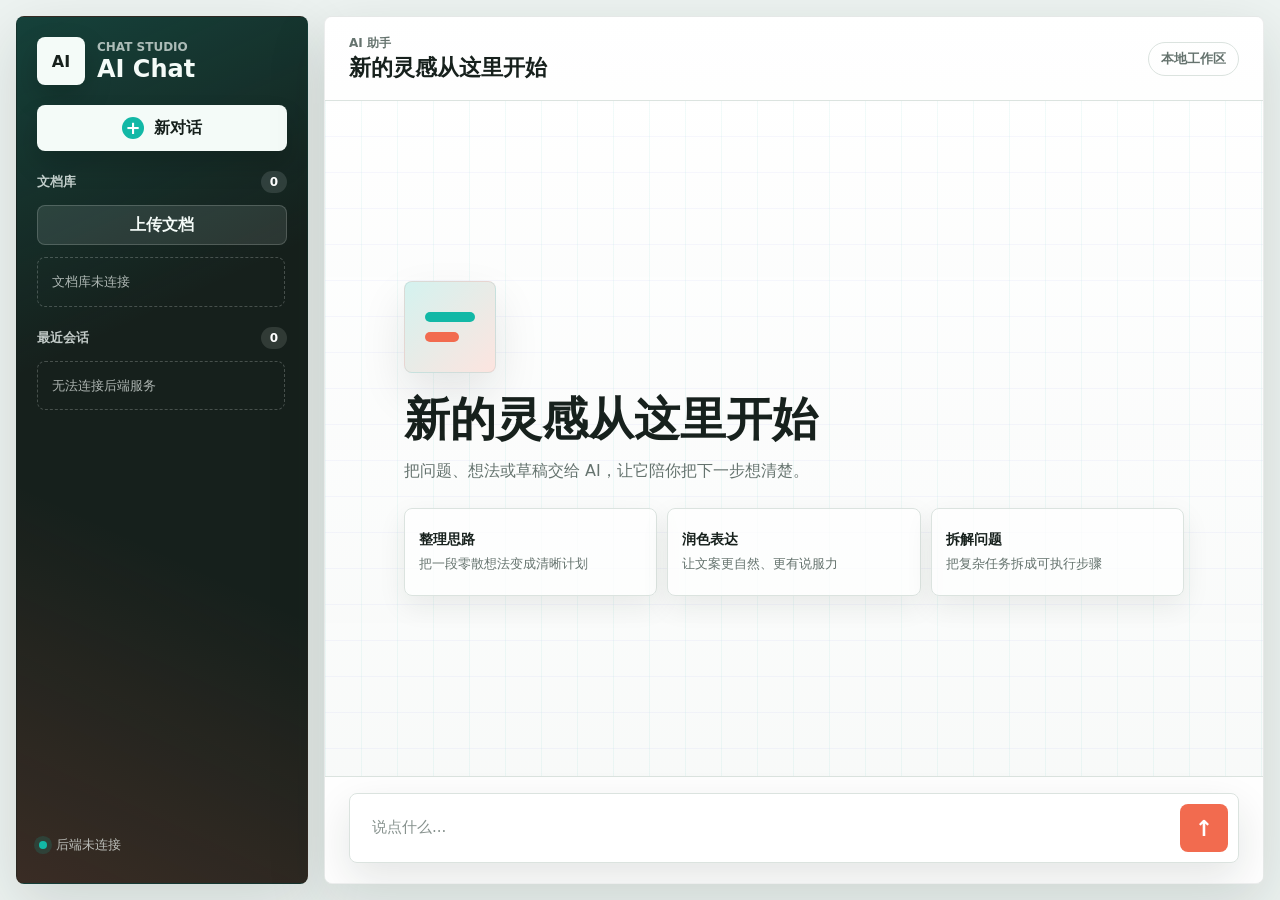
<file: frontend/index.html>
<!DOCTYPE html>
<html lang="zh-CN">
<head>
    <meta charset="UTF-8">
    <meta name="viewport" content="width=device-width, initial-scale=1.0">
    <title>AI Chat</title>
    <link rel="stylesheet" href="style.css">
</head>
<body>
<div class="app-shell">
    <aside class="sidebar" aria-label="会话导航">
        <div class="brand">
            <div class="brand-mark" aria-hidden="true">AI</div>
            <div>
                <p class="brand-kicker">Chat Studio</p>
                <h1>AI Chat</h1>
            </div>
        </div>

        <button id="new-chat-btn" type="button">
            <span class="button-icon" aria-hidden="true">+</span>
            <span>新对话</span>
        </button>

        <div class="sidebar-section document-section">
            <div class="section-heading">
                <span>文档库</span>
                <span id="document-count">0</span>
            </div>
            <input
                class="visually-hidden"
                id="document-input"
                type="file"
                accept=".txt,.md,.markdown,.csv,.docx,.pdf"
            />
            <button id="upload-document-btn" class="secondary-action" type="button">
                上传文档
            </button>
            <div id="document-list" aria-live="polite"></div>
        </div>

        <div class="sidebar-section conversation-section">
            <div class="section-heading">
                <span>最近会话</span>
                <span id="conversation-count">0</span>
            </div>
            <div id="conversation-list" aria-live="polite"></div>
        </div>

        <div class="sidebar-footer">
            <span class="status-dot" aria-hidden="true"></span>
            <span id="status-text">准备就绪</span>
        </div>
    </aside>

    <main class="chat-area">
        <header class="chat-header">
            <div>
                <p class="header-kicker">AI 助手</p>
                <h2 id="active-title">新的灵感从这里开始</h2>
            </div>
            <div class="header-badge" id="active-meta">本地工作区</div>
        </header>

        <section id="chat-box" aria-live="polite"></section>

        <div class="input-area">
            <div class="composer">
                <textarea
                    id="message-input"
                    rows="1"
                    placeholder="说点什么..."
                ></textarea>
                <button id="send-button" type="button" title="发送" aria-label="发送消息">
                    <span aria-hidden="true">↑</span>
                </button>
            </div>
        </div>
    </main>
</div>

<script src="app.js"></script>
</body>
</html>
</file>
<file: frontend/style.css>
:root {
    --ink: #17211d;
    --muted: #65736e;
    --panel: #ffffff;
    --panel-soft: #f7f9f8;
    --line: #dbe3df;
    --sidebar: #16201c;
    --sidebar-soft: #20312b;
    --teal: #12b8a6;
    --coral: #f26b4f;
    --indigo: #5b5ce2;
    --warning: #b42318;
    --shadow: 0 20px 60px rgba(21, 32, 28, 0.14);
}

* {
    margin: 0;
    padding: 0;
    box-sizing: border-box;
}

html,
body {
    height: 100%;
}

body {
    min-height: 100vh;
    font-family: Inter, ui-sans-serif, system-ui, -apple-system, BlinkMacSystemFont, "Segoe UI", sans-serif;
    background: #edf3f1;
    color: var(--ink);
}

button,
textarea {
    font: inherit;
}

button {
    border: 0;
}

.visually-hidden {
    position: absolute;
    width: 1px;
    height: 1px;
    overflow: hidden;
    clip: rect(0, 0, 0, 0);
    white-space: nowrap;
}

.app-shell {
    display: grid;
    grid-template-columns: 292px minmax(0, 1fr);
    gap: 16px;
    height: 100vh;
    padding: 16px;
}

.sidebar,
.chat-area {
    min-height: 0;
    border: 1px solid rgba(23, 33, 29, 0.08);
    border-radius: 8px;
    box-shadow: var(--shadow);
}

.sidebar {
    display: flex;
    flex-direction: column;
    gap: 20px;
    padding: 20px;
    overflow: hidden;
    background:
        linear-gradient(155deg, rgba(18, 184, 166, 0.22), transparent 36%),
        linear-gradient(25deg, rgba(242, 107, 79, 0.16), transparent 40%),
        var(--sidebar);
    color: #f4fbf8;
}

.brand {
    display: flex;
    align-items: center;
    gap: 12px;
}

.brand-mark {
    display: grid;
    place-items: center;
    width: 48px;
    height: 48px;
    flex: 0 0 48px;
    border-radius: 8px;
    background: #f4fbf8;
    color: var(--sidebar);
    font-weight: 800;
    letter-spacing: 0;
    box-shadow: 0 12px 28px rgba(0, 0, 0, 0.18);
}

.brand-kicker,
.header-kicker {
    color: rgba(244, 251, 248, 0.68);
    font-size: 12px;
    font-weight: 700;
    letter-spacing: 0;
    text-transform: uppercase;
}

.brand h1 {
    margin-top: 2px;
    font-size: 24px;
    line-height: 1.1;
    letter-spacing: 0;
}

#new-chat-btn {
    display: flex;
    align-items: center;
    justify-content: center;
    gap: 10px;
    min-height: 46px;
    width: 100%;
    padding: 0 16px;
    border-radius: 8px;
    background: #f4fbf8;
    color: var(--sidebar);
    cursor: pointer;
    font-weight: 800;
    box-shadow: 0 14px 26px rgba(0, 0, 0, 0.16);
    transition: transform 160ms ease, box-shadow 160ms ease, background 160ms ease;
}

#new-chat-btn:hover {
    transform: translateY(-1px);
    background: #ffffff;
    box-shadow: 0 18px 34px rgba(0, 0, 0, 0.2);
}

.secondary-action {
    min-height: 40px;
    width: 100%;
    border: 1px solid rgba(244, 251, 248, 0.18);
    border-radius: 8px;
    background: rgba(244, 251, 248, 0.1);
    color: #f4fbf8;
    cursor: pointer;
    font-weight: 800;
    transition: background 160ms ease, border-color 160ms ease, transform 160ms ease;
}

.secondary-action:hover {
    transform: translateY(-1px);
    border-color: rgba(244, 251, 248, 0.34);
    background: rgba(244, 251, 248, 0.16);
}

.secondary-action:disabled {
    cursor: wait;
    opacity: 0.62;
    transform: none;
}

.button-icon {
    display: grid;
    place-items: center;
    width: 22px;
    height: 22px;
    border-radius: 999px;
    background: var(--teal);
    color: #ffffff;
    font-size: 18px;
    line-height: 1;
}

.sidebar-section {
    min-height: 0;
    display: flex;
    flex-direction: column;
    gap: 12px;
}

.conversation-section {
    flex: 1;
}

.document-section {
    flex: 0 0 auto;
}

.section-heading {
    display: flex;
    align-items: center;
    justify-content: space-between;
    color: rgba(244, 251, 248, 0.78);
    font-size: 13px;
    font-weight: 800;
}

#conversation-count,
#document-count {
    display: grid;
    place-items: center;
    min-width: 26px;
    height: 22px;
    padding: 0 8px;
    border-radius: 999px;
    background: rgba(244, 251, 248, 0.12);
    color: #ffffff;
    font-size: 12px;
}

#conversation-list,
#document-list {
    display: flex;
    min-height: 0;
    flex-direction: column;
    gap: 8px;
    overflow-y: auto;
    padding-right: 2px;
}

.conversation-section #conversation-list {
    flex: 1;
}

#document-list {
    max-height: 146px;
}

#conversation-list::-webkit-scrollbar,
#document-list::-webkit-scrollbar,
#chat-box::-webkit-scrollbar,
#message-input::-webkit-scrollbar {
    width: 8px;
}

#conversation-list::-webkit-scrollbar-thumb,
#document-list::-webkit-scrollbar-thumb,
#chat-box::-webkit-scrollbar-thumb,
#message-input::-webkit-scrollbar-thumb {
    border-radius: 999px;
    background: rgba(101, 115, 110, 0.35);
}

.conversation-item {
    display: grid;
    grid-template-columns: minmax(0, 1fr) 28px;
    align-items: center;
    gap: 8px;
    width: 100%;
    min-height: 62px;
    padding: 12px;
    border-radius: 8px;
    background: rgba(244, 251, 248, 0.08);
    color: #f4fbf8;
    cursor: pointer;
    text-align: left;
    transition: background 160ms ease, transform 160ms ease, box-shadow 160ms ease;
}

.conversation-item:hover {
    transform: translateX(2px);
    background: rgba(244, 251, 248, 0.14);
}

.conversation-item:focus-visible,
.delete-item-btn:focus-visible {
    outline: 2px solid rgba(18, 184, 166, 0.75);
    outline-offset: 2px;
}

.conversation-item.active {
    background: #f4fbf8;
    color: var(--sidebar);
    box-shadow: 0 14px 26px rgba(0, 0, 0, 0.18);
}

.item-text {
    min-width: 0;
}

.conversation-title {
    display: block;
    overflow: hidden;
    color: inherit;
    font-size: 14px;
    font-weight: 800;
    line-height: 1.35;
    text-overflow: ellipsis;
    white-space: nowrap;
}

.conversation-time {
    display: block;
    margin-top: 5px;
    color: rgba(244, 251, 248, 0.58);
    font-size: 12px;
    line-height: 1.3;
}

.conversation-item.active .conversation-time {
    color: rgba(22, 32, 28, 0.56);
}

.document-item {
    display: grid;
    grid-template-columns: minmax(0, 1fr) 28px;
    align-items: center;
    gap: 8px;
    width: 100%;
    min-height: 54px;
    padding: 11px 12px;
    border: 1px solid rgba(244, 251, 248, 0.12);
    border-radius: 8px;
    background: rgba(244, 251, 248, 0.07);
    color: #f4fbf8;
}

.delete-item-btn {
    display: grid;
    place-items: center;
    width: 28px;
    height: 28px;
    border-radius: 999px;
    background: rgba(244, 251, 248, 0.1);
    color: rgba(244, 251, 248, 0.74);
    cursor: pointer;
    font-size: 18px;
    font-weight: 800;
    line-height: 1;
    transition: background 160ms ease, color 160ms ease, transform 160ms ease;
}

.delete-item-btn:hover {
    transform: scale(1.06);
    background: rgba(242, 107, 79, 0.22);
    color: #ffffff;
}

.conversation-item.active .delete-item-btn {
    background: rgba(22, 32, 28, 0.08);
    color: rgba(22, 32, 28, 0.48);
}

.conversation-item.active .delete-item-btn:hover {
    background: rgba(242, 107, 79, 0.16);
    color: var(--warning);
}

.document-title {
    display: block;
    overflow: hidden;
    font-size: 13px;
    font-weight: 800;
    line-height: 1.35;
    text-overflow: ellipsis;
    white-space: nowrap;
}

.document-meta {
    display: block;
    margin-top: 5px;
    color: rgba(244, 251, 248, 0.58);
    font-size: 12px;
    line-height: 1.3;
}

.conversation-empty,
.document-empty {
    padding: 14px;
    border: 1px dashed rgba(244, 251, 248, 0.22);
    border-radius: 8px;
    color: rgba(244, 251, 248, 0.68);
    font-size: 13px;
    line-height: 1.5;
    word-break: break-word;
}

.sidebar-footer {
    display: flex;
    align-items: center;
    gap: 9px;
    min-height: 36px;
    padding: 0 2px;
    color: rgba(244, 251, 248, 0.7);
    font-size: 13px;
}

.status-dot {
    width: 8px;
    height: 8px;
    flex: 0 0 8px;
    border-radius: 50%;
    background: var(--teal);
    box-shadow: 0 0 0 5px rgba(18, 184, 166, 0.16);
}

.chat-area {
    display: flex;
    flex-direction: column;
    overflow: hidden;
    background:
        linear-gradient(180deg, rgba(255, 255, 255, 0.98), rgba(247, 249, 248, 0.96)),
        var(--panel);
}

.chat-header {
    display: flex;
    align-items: center;
    justify-content: space-between;
    gap: 20px;
    min-height: 84px;
    padding: 18px 24px;
    border-bottom: 1px solid var(--line);
    background: rgba(255, 255, 255, 0.7);
}

.chat-header .header-kicker {
    color: var(--muted);
}

.chat-header h2 {
    margin-top: 3px;
    color: var(--ink);
    font-size: 22px;
    line-height: 1.2;
    letter-spacing: 0;
}

.header-badge {
    display: inline-flex;
    align-items: center;
    min-height: 34px;
    max-width: 210px;
    padding: 0 12px;
    border: 1px solid var(--line);
    border-radius: 999px;
    color: var(--muted);
    font-size: 13px;
    font-weight: 700;
    white-space: nowrap;
}

#chat-box {
    flex: 1;
    min-height: 0;
    overflow-y: auto;
    padding: 28px clamp(18px, 4vw, 54px);
    background:
        linear-gradient(90deg, rgba(18, 184, 166, 0.06) 0 1px, transparent 1px 100%),
        linear-gradient(0deg, rgba(91, 92, 226, 0.05) 0 1px, transparent 1px 100%);
    background-size: 36px 36px;
}

.empty-state {
    display: grid;
    align-content: center;
    min-height: 100%;
    max-width: 780px;
    margin: 0 auto;
    padding: 28px 0;
}

.empty-visual {
    position: relative;
    width: 92px;
    height: 92px;
    margin-bottom: 22px;
    border: 1px solid rgba(23, 33, 29, 0.08);
    border-radius: 8px;
    background:
        linear-gradient(135deg, rgba(18, 184, 166, 0.18), rgba(242, 107, 79, 0.18)),
        #ffffff;
    box-shadow: 0 20px 45px rgba(21, 32, 28, 0.1);
}

.empty-visual::before,
.empty-visual::after {
    position: absolute;
    content: "";
    border-radius: 999px;
    background: var(--teal);
}

.empty-visual::before {
    width: 50px;
    height: 10px;
    left: 20px;
    top: 30px;
}

.empty-visual::after {
    width: 34px;
    height: 10px;
    left: 20px;
    top: 50px;
    background: var(--coral);
}

.empty-state h3 {
    max-width: 620px;
    color: var(--ink);
    font-size: 46px;
    line-height: 1.05;
    letter-spacing: 0;
}

.empty-state p {
    max-width: 560px;
    margin-top: 14px;
    color: var(--muted);
    font-size: 16px;
    line-height: 1.7;
}

.prompt-grid {
    display: grid;
    grid-template-columns: repeat(3, minmax(0, 1fr));
    gap: 10px;
    margin-top: 24px;
}

.prompt-card {
    min-height: 88px;
    padding: 14px;
    border: 1px solid var(--line);
    border-radius: 8px;
    background: rgba(255, 255, 255, 0.74);
    color: var(--ink);
    cursor: pointer;
    text-align: left;
    box-shadow: 0 10px 28px rgba(21, 32, 28, 0.08);
    transition: transform 160ms ease, border-color 160ms ease, box-shadow 160ms ease;
}

.prompt-card:hover {
    transform: translateY(-2px);
    border-color: rgba(18, 184, 166, 0.55);
    box-shadow: 0 16px 34px rgba(21, 32, 28, 0.12);
}

.prompt-card strong {
    display: block;
    color: var(--ink);
    font-size: 14px;
    line-height: 1.35;
}

.prompt-card span {
    display: block;
    margin-top: 6px;
    color: var(--muted);
    font-size: 13px;
    line-height: 1.45;
}

.message {
    display: flex;
    width: 100%;
    margin-bottom: 16px;
}

.message-content {
    max-width: min(720px, 82%);
    padding: 14px 16px;
    border-radius: 8px;
    font-size: 15px;
    line-height: 1.65;
    white-space: pre-wrap;
    word-break: break-word;
    box-shadow: 0 12px 30px rgba(21, 32, 28, 0.08);
}

.user-message {
    justify-content: flex-end;
}

.user-message .message-content {
    background: var(--sidebar);
    color: #ffffff;
    border-bottom-right-radius: 3px;
}

.ai-message {
    justify-content: flex-start;
}

.ai-message .message-content {
    border: 1px solid var(--line);
    background: rgba(255, 255, 255, 0.94);
    color: var(--ink);
    border-bottom-left-radius: 3px;
}

.streaming-message .message-content::after {
    display: inline-block;
    width: 7px;
    height: 1em;
    margin-left: 3px;
    background: var(--teal);
    content: "";
    vertical-align: -2px;
    animation: caretBlink 900ms infinite;
}

.message-sources {
    display: grid;
    gap: 8px;
    margin-top: 12px;
    padding-top: 12px;
    border-top: 1px solid var(--line);
}

.source-item {
    display: grid;
    gap: 4px;
    padding: 10px;
    border-radius: 8px;
    background: var(--panel-soft);
    color: var(--muted);
}

.source-title {
    color: var(--ink);
    font-size: 13px;
    font-weight: 800;
    line-height: 1.35;
}

.source-preview {
    font-size: 12px;
    line-height: 1.45;
}

.error-message .message-content {
    border: 1px solid #fecdca;
    background: #fff4f2;
    color: var(--warning);
}

.typing-dots {
    display: inline-flex;
    align-items: center;
    gap: 5px;
    min-width: 48px;
}

.typing-dots span {
    width: 7px;
    height: 7px;
    border-radius: 50%;
    background: var(--teal);
    animation: typingPulse 1s infinite ease-in-out;
}

.typing-dots span:nth-child(2) {
    animation-delay: 140ms;
}

.typing-dots span:nth-child(3) {
    animation-delay: 280ms;
}

.input-area {
    padding: 16px 24px 20px;
    border-top: 1px solid var(--line);
    background: rgba(255, 255, 255, 0.88);
}

.composer {
    display: grid;
    grid-template-columns: minmax(0, 1fr) 48px;
    align-items: end;
    gap: 12px;
    max-width: 980px;
    margin: 0 auto;
    padding: 10px;
    border: 1px solid var(--line);
    border-radius: 8px;
    background: var(--panel);
    box-shadow: 0 16px 42px rgba(21, 32, 28, 0.11);
}

#message-input {
    width: 100%;
    max-height: 168px;
    min-height: 48px;
    resize: none;
    padding: 12px 8px 12px 12px;
    border: 0;
    outline: 0;
    background: transparent;
    color: var(--ink);
    font-size: 15px;
    line-height: 1.55;
}

#message-input::placeholder {
    color: rgba(101, 115, 110, 0.78);
}

#send-button {
    display: grid;
    place-items: center;
    width: 48px;
    height: 48px;
    border-radius: 8px;
    background: var(--coral);
    color: #ffffff;
    cursor: pointer;
    font-size: 22px;
    font-weight: 900;
    transition: transform 160ms ease, background 160ms ease, opacity 160ms ease;
}

#send-button:hover {
    transform: translateY(-1px);
    background: #df583f;
}

#send-button:disabled {
    cursor: not-allowed;
    opacity: 0.55;
    transform: none;
}

@keyframes typingPulse {
    0%,
    80%,
    100% {
        transform: translateY(0);
        opacity: 0.45;
    }

    40% {
        transform: translateY(-4px);
        opacity: 1;
    }
}

@keyframes caretBlink {
    0%,
    48% {
        opacity: 1;
    }

    49%,
    100% {
        opacity: 0;
    }
}

@media (max-width: 900px) {
    .app-shell {
        grid-template-columns: 1fr;
        grid-template-rows: auto minmax(0, 1fr);
        gap: 0;
        padding: 0;
        height: 100dvh;
    }

    .sidebar,
    .chat-area {
        border-radius: 0;
        border-left: 0;
        border-right: 0;
        box-shadow: none;
    }

    .sidebar {
        max-height: 360px;
        padding: 16px;
    }

    #conversation-list,
    #document-list {
        flex-direction: row;
        overflow-x: auto;
        overflow-y: hidden;
        padding-bottom: 2px;
    }

    #document-list {
        max-height: none;
    }

    .conversation-item,
    .document-item {
        min-width: 210px;
    }

    .sidebar-footer {
        display: none;
    }

    .chat-header {
        min-height: 74px;
        padding: 14px 18px;
    }

    .header-badge {
        display: none;
    }

    #chat-box {
        padding: 20px 16px;
    }

    .prompt-grid {
        grid-template-columns: 1fr;
    }

    .empty-state h3 {
        font-size: 38px;
    }

    .message-content {
        max-width: 92%;
    }

    .input-area {
        padding: 12px;
    }
}

@media (max-width: 520px) {
    .brand-mark {
        width: 42px;
        height: 42px;
        flex-basis: 42px;
    }

    .brand h1 {
        font-size: 21px;
    }

    #new-chat-btn {
        min-height: 42px;
    }

    .chat-header h2 {
        font-size: 18px;
    }

    .empty-state h3 {
        font-size: 32px;
    }

    .composer {
        grid-template-columns: minmax(0, 1fr) 44px;
        gap: 8px;
        padding: 8px;
    }

    #send-button {
        width: 44px;
        height: 44px;
    }
}
</file>
